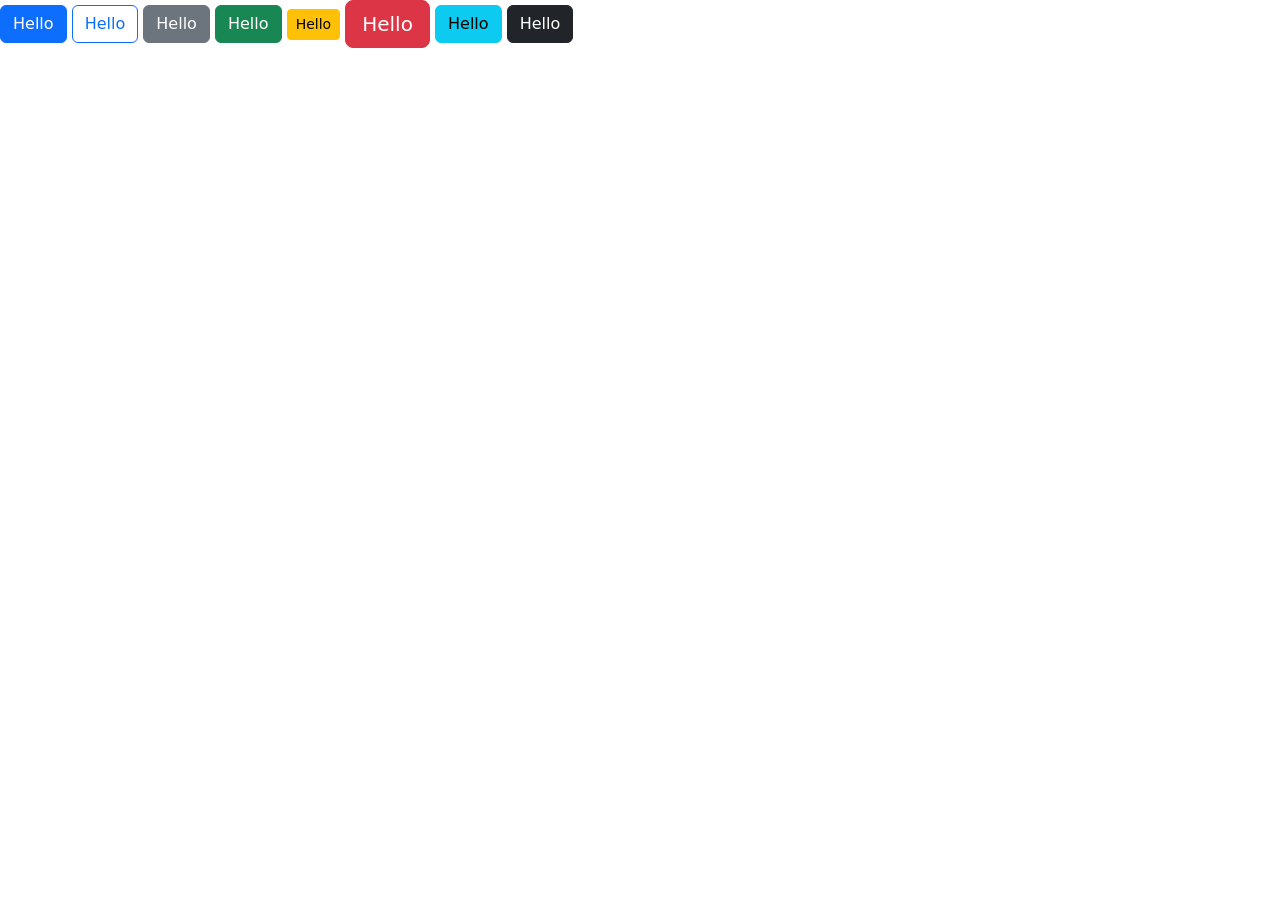
<file: bootstrap.html>
<!DOCTYPE html>
<html lang="en">
<head>
    <meta charset="UTF-8">
    <meta name="viewport" content="width=device-width, initial-scale=1.0">
    <title>Bootstrap</title>
        <link href="https://cdn.jsdelivr.net/npm/bootstrap@5.0.2/dist/css/bootstrap.min.css" rel="stylesheet" 
    integrity="sha384-EVSTQN3/azprG1Anm3QDgpJLIm9Nao0Yz1ztcQTwFspd3yD65VohhpuuCOmLASjC" crossorigin="anonymous">
</head>
<body>
     <button class="btn btn-primary" onclick="prompt('Welcome to my Webpage')">Hello</button>
     <button class="btn btn-outline-primary">Hello</button>
     <button class="btn btn-secondary">Hello</button>
     <button class="btn btn-success">Hello</button>
     <button class="btn btn-warning btn-sm">Hello</button>
     <button class="btn btn-danger btn-lg">Hello</button>
     <button class="btn btn-info">Hello</button>
     <button class="btn btn-dark">Hello</button>
</body>
</html>
</file>
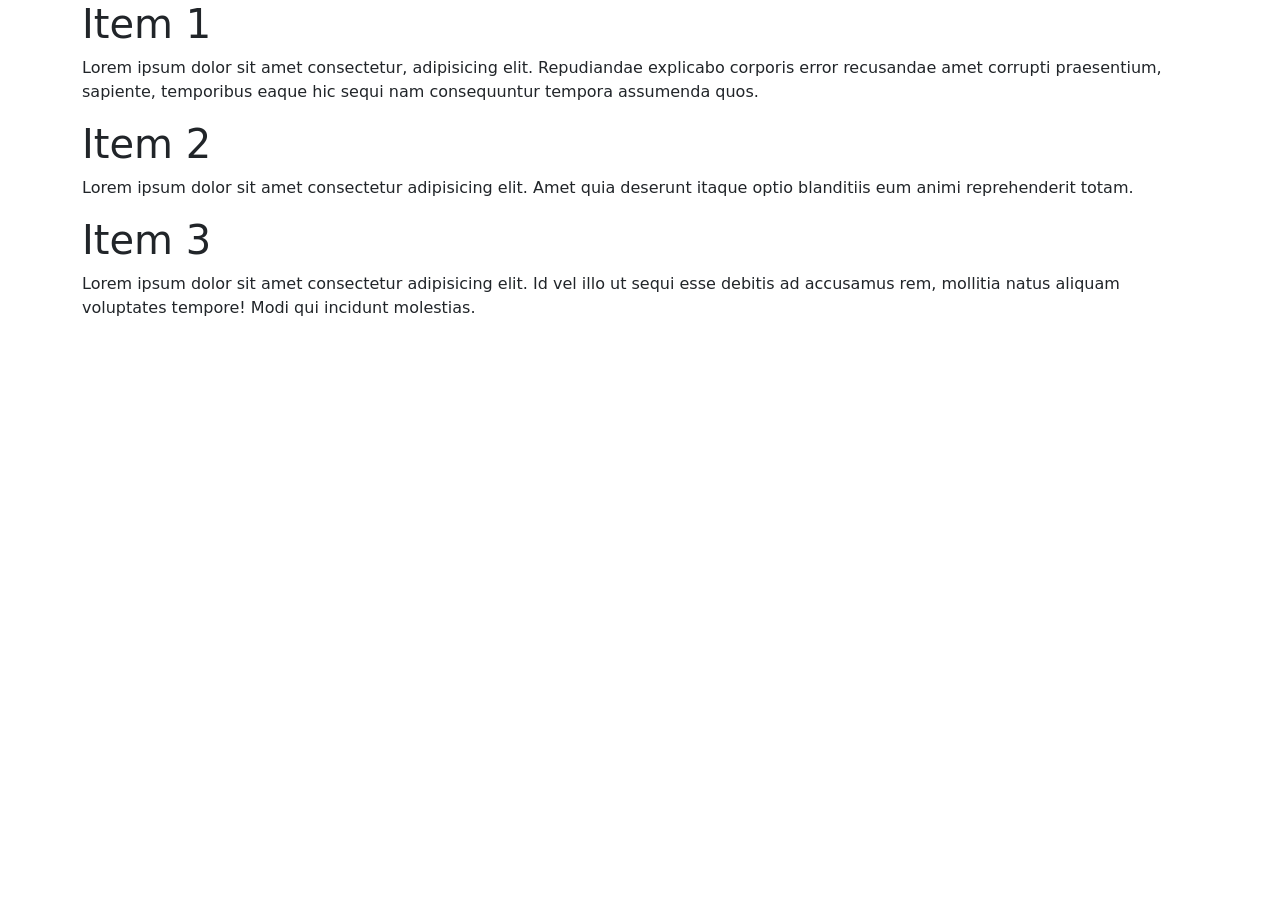
<file: container.html>
<!DOCTYPE html>
<html lang="en">
<head>
    <meta charset="UTF-8">
    <meta name="viewport" content="width=device-width, initial-scale=1.0">
    <title>Container</title>
    <link href="https://cdn.jsdelivr.net/npm/bootstrap@5.0.2/dist/css/bootstrap.min.css" rel="stylesheet" 
    integrity="sha384-EVSTQN3/azprG1Anm3QDgpJLIm9Nao0Yz1ztcQTwFspd3yD65VohhpuuCOmLASjC" crossorigin="anonymous">
</head>
<body>
    <div class="container">
        <div class="row">
            <!-- <div class="col-4">
                <h1>Item 1</h1>
                <p>Lorem ipsum dolor sit amet consectetur, adipisicing elit. Repudiandae explicabo corporis error recusandae amet corrupti praesentium, sapiente, temporibus eaque hic sequi nam consequuntur tempora assumenda quos numquam obcaecati minus voluptatem.</p>
            </div>
            <div class="col-4">
                <h1>Item 2</h1>
                <p>Lorem ipsum dolor sit amet consectetur adipisicing elit. Amet quia deserunt itaque optio blanditiis eum animi reprehenderit totam.</p>
            </div>
            <div class="col-4">
                <h1>Item 3</h1>
                <p>Lorem ipsum dolor sit amet consectetur adipisicing elit. Id vel illo ut sequi esse debitis ad accusamus rem, mollitia natus aliquam voluptates tempore! Modi qui incidunt molestias exercitationem tempora obcaecati.</p>
            </div> -->
             <div class="row-4">
                <h1>Item 1</h1>
                <p>Lorem ipsum dolor sit amet consectetur, adipisicing elit. Repudiandae explicabo corporis error recusandae amet corrupti praesentium, sapiente, temporibus eaque hic sequi nam consequuntur tempora assumenda quos.</p>
            </div>
            <div class="row-4">
                <h1>Item 2</h1>
                <p>Lorem ipsum dolor sit amet consectetur adipisicing elit. Amet quia deserunt itaque optio blanditiis eum animi reprehenderit totam.</p>
            </div>
            <div class="row-4">
                <h1>Item 3</h1>
                <p>Lorem ipsum dolor sit amet consectetur adipisicing elit. Id vel illo ut sequi esse debitis ad accusamus rem, mollitia natus aliquam voluptates tempore! Modi qui incidunt molestias.</p>
            </div>
        </div>
    </div>
</body>
</html>
</file>
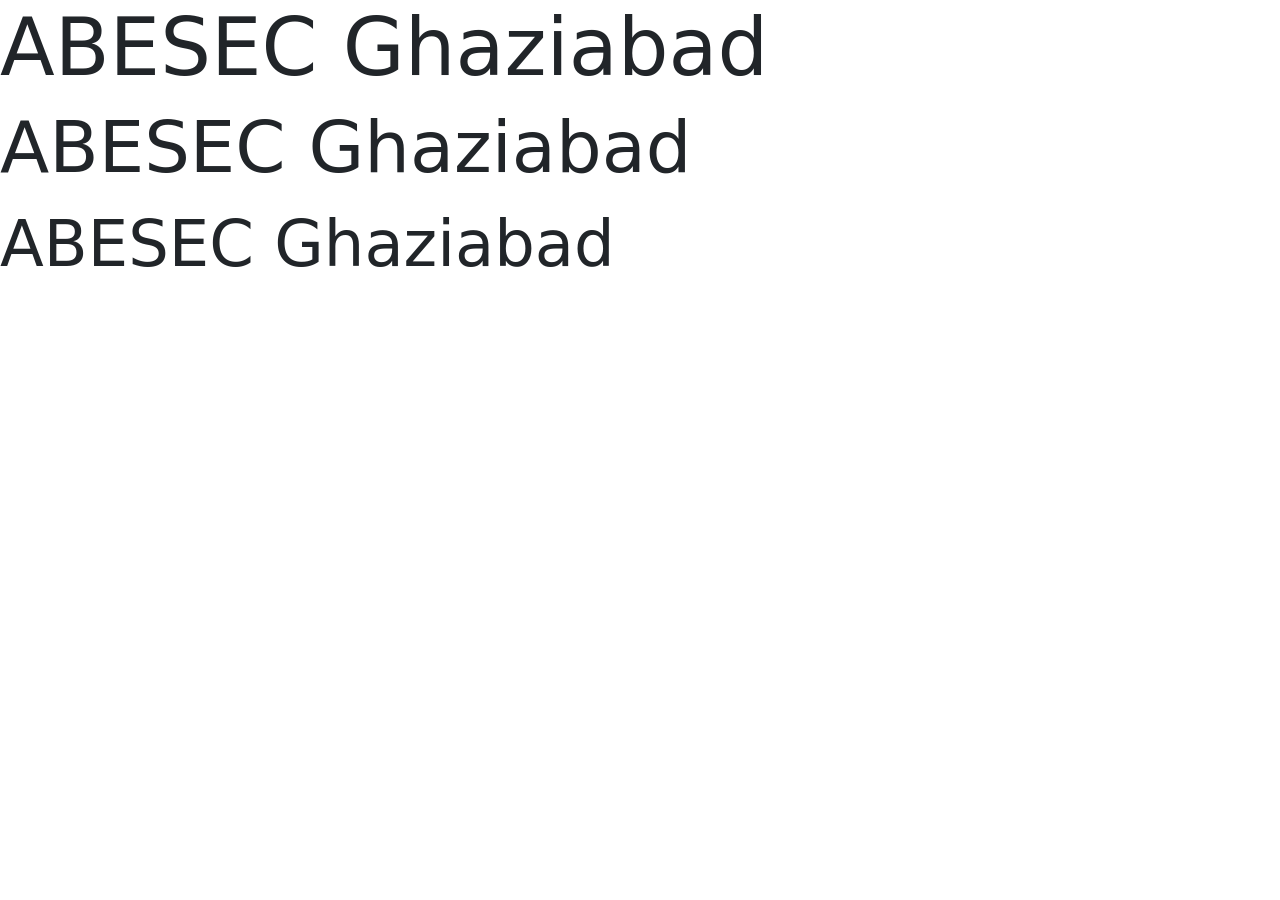
<file: display.html>
<!DOCTYPE html>
<html lang="en">
<head>
    <meta charset="UTF-8">
    <meta name="viewport" content="width=device-width, initial-scale=1.0">
    <title>Display</title>
    <link href="https://cdn.jsdelivr.net/npm/bootstrap@5.0.2/dist/css/bootstrap.min.css" rel="stylesheet" 
    integrity="sha384-EVSTQN3/azprG1Anm3QDgpJLIm9Nao0Yz1ztcQTwFspd3yD65VohhpuuCOmLASjC" crossorigin="anonymous">
</head>
<body>
    <h2 class="display-1">ABESEC Ghaziabad</h2>
    <P class="display-2">ABESEC Ghaziabad</P>
    <h5 class="display-3">ABESEC Ghaziabad</h5>
</body>
</html>
</file>
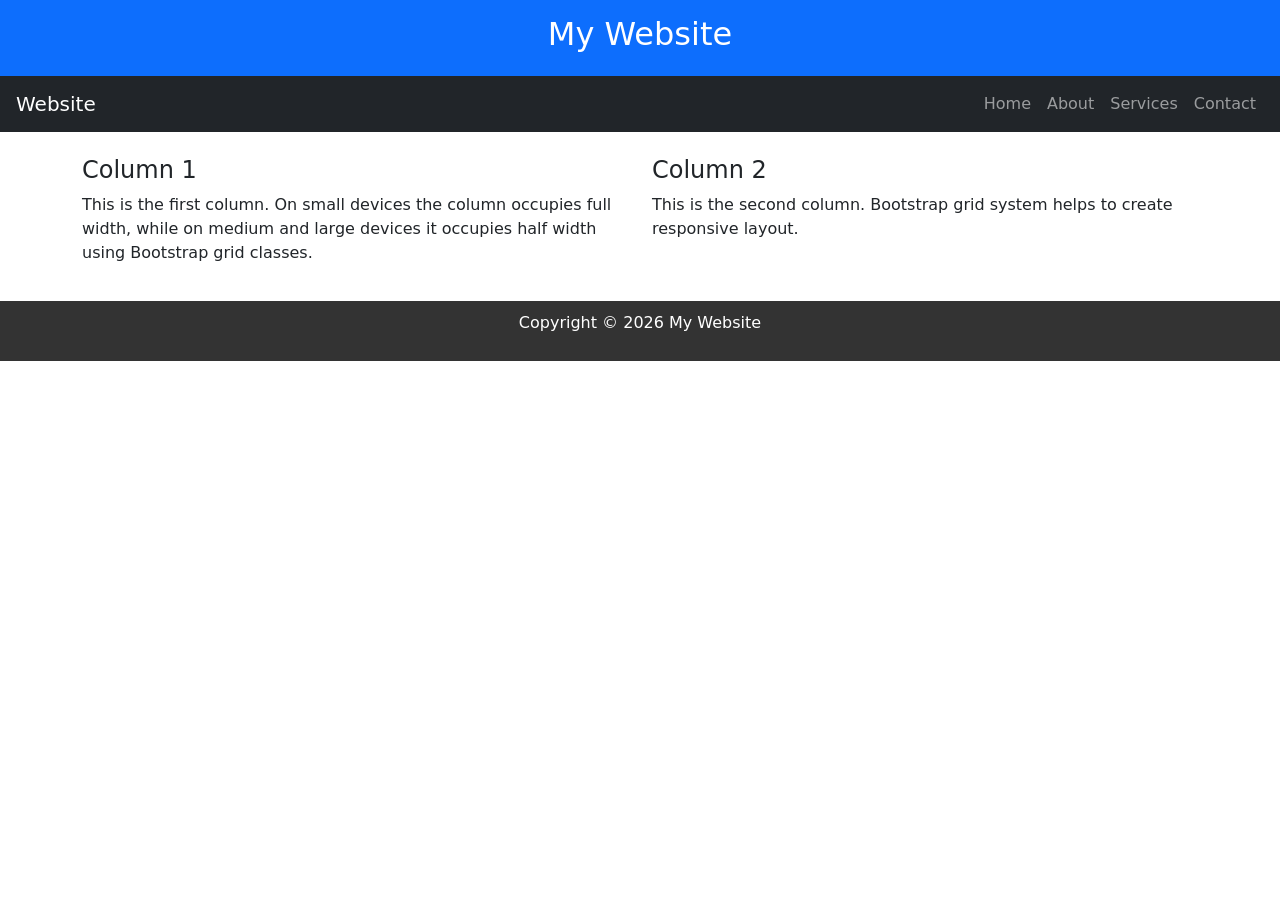
<file: Exp1.html>
<!DOCTYPE html>
<html>
<head>
<title>Responsive Web Page using Bootstrap Grid</title>
<meta name="viewport" content="width=device-width, initial-scale=1">
<link rel="stylesheet" href="https://cdn.jsdelivr.net/npm/bootstrap@5.3.2/dist/css/bootstrap.min.css">
<style>
header{
background-color:#0d6efd;
color:white;
text-align:center;
padding:15px;
}

footer{
background-color:#333;
color:white;
text-align:center;
padding:10px;
margin-top:20px;
}
</style>
</head>
<body>
<header>
<h2>My Website</h2>
</header>
<nav class="navbar navbar-dark bg-dark navbar-expand-lg">
<a class="navbar-brand ms-3" href="#">Website</a>
<ul class="navbar-nav ms-auto me-3">
<li class="nav-item">
<a class="nav-link" href="#">Home</a>
</li>

<li class="nav-item">
<a class="nav-link" href="#">About</a>
</li>
<li class="nav-item">
<a class="nav-link" href="#">Services</a>
</li>
<li class="nav-item">
<a class="nav-link" href="#">Contact</a>
</li>
</ul>
</nav>
<div class="container mt-4">
<div class="row">
<div class="col-md-6 col-sm-12">
<h4>Column 1</h4>
<p>
This is the first column.
On small devices the column occupies full width, while on medium and large devices it occupies half width using Bootstrap grid classes. </p>
</div>
<div class="col-md-6 col-sm-12">
<h4>Column 2</h4>
<p>
This is the second column.
Bootstrap grid system helps to create responsive layout.
</p>
</div>
</div>
</div>
<footer>
<p>Copyright © 2026 My Website</p>
</footer>
</body>
</html>
</file>
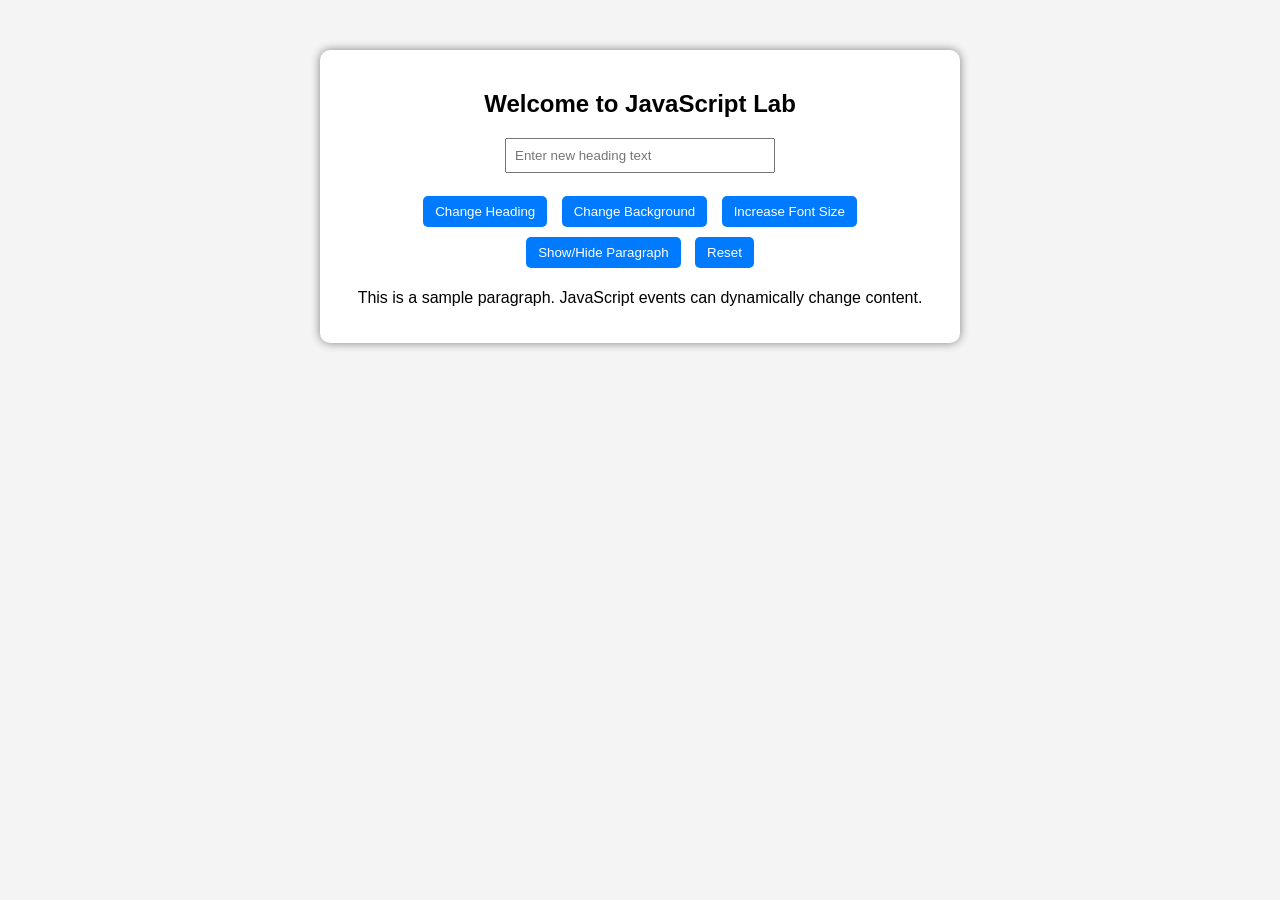
<file: Exp10.html>
<!DOCTYPE html>
<html lang="en">
<head>
    <meta charset="UTF-8">
    <meta name="viewport" content="width=device-width, initial-scale=1.0">
    <title>Experiment-6</title>
</head>
<body>
    <!DOCTYPE html>
<html>
<head>
<title>Dynamic Content Changer</title>
<link rel="stylesheet" href="index.css">
</head>
<body>
<div class="container">
<h2 id="mainHeading">Welcome to JavaScript Lab</h2>
<input type="text" id="userInput" placeholder="Enter new heading text">
<br><br>
<button id="changeTextBtn">Change Heading</button>

<button id="bgColorBtn">Change Background</button>
<button id="fontSizeBtn">Increase Font Size</button>
<button id="toggleBtn">Show/Hide Paragraph</button>
<button id="resetBtn">Reset</button>
<p id="paragraph">
This is a sample paragraph. JavaScript events can dynamically change content.
</p>
</div>
<script src="main.js"></script>
</body>
</html>

</body>
</html>
</file>
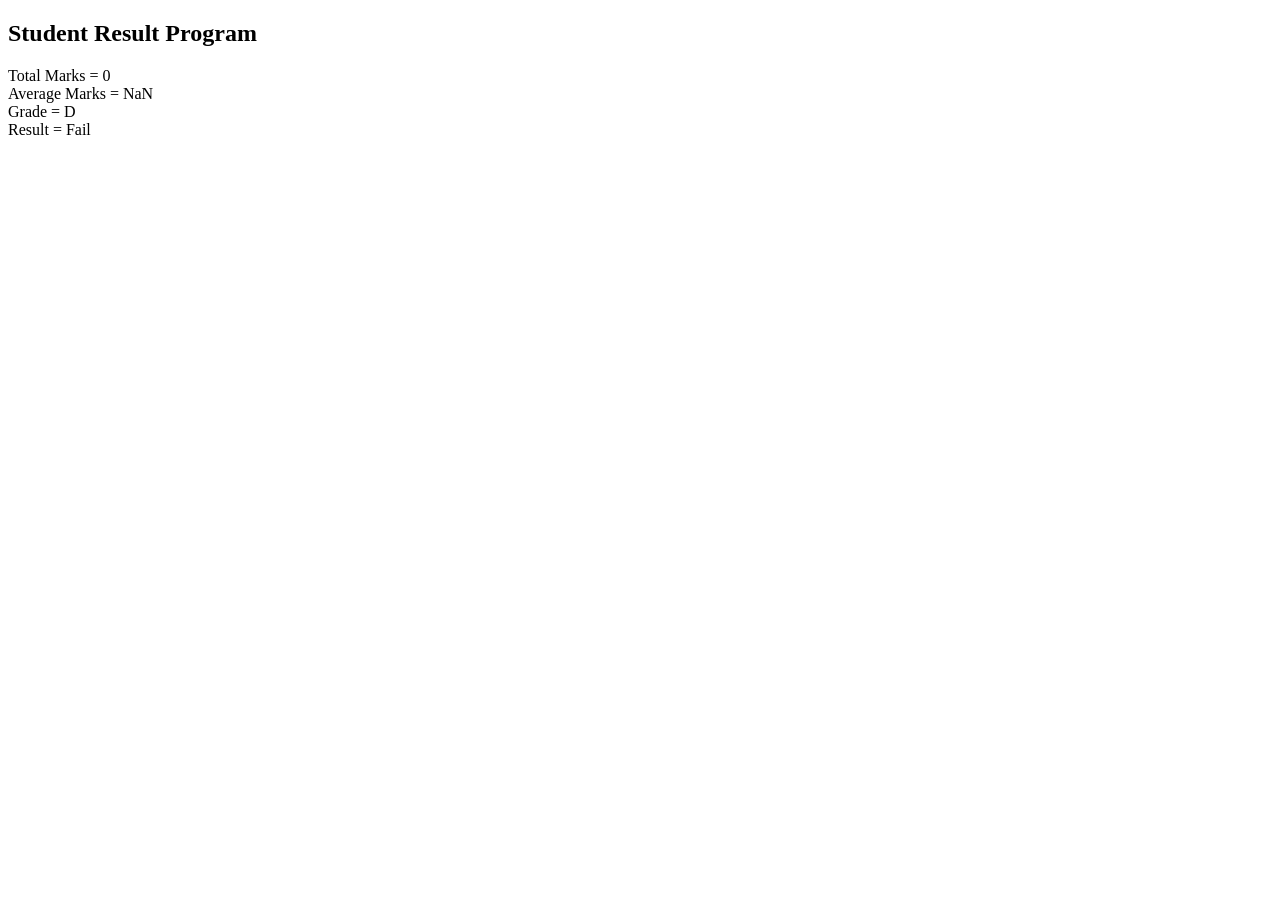
<file: Exp4.html>
<!DOCTYPE html>
<html lang="en">
<head>
    <meta charset="UTF-8">
    <meta name="viewport" content="width=device-width, initial-scale=1.0">
    <title>Student Result</title>
</head>
<body>
    <h2>Student Result Program</h2>
    <script>
        var subjects = prompt("Enter number of subjects");
        var total = 0;
        for (var i = 1; i <= subjects; i++) {
            var marks = prompt("Enter marks of subject " + i);
            total = total + Number(marks);
        }
        var average = total / subjects;
        var grade;
        var result;
        if (average >= 60) {
            grade = "A";
            result = "Pass";
        } else if (average >= 50) {
            grade = "B";
            result = "Pass";
        } else if (average >= 40) {
            grade = "C";
            result = "Pass";
        } else {
            grade = "D";
            result = "Fail";
        }
        document.write("Total Marks = " + total);
        document.write("<br>");
        document.write("Average Marks = " + average);
        document.write("<br>");
        document.write("Grade = " + grade);
        document.write("<br>");
        document.write("Result = " + result);
    </script>
</body>
</html>
</file>
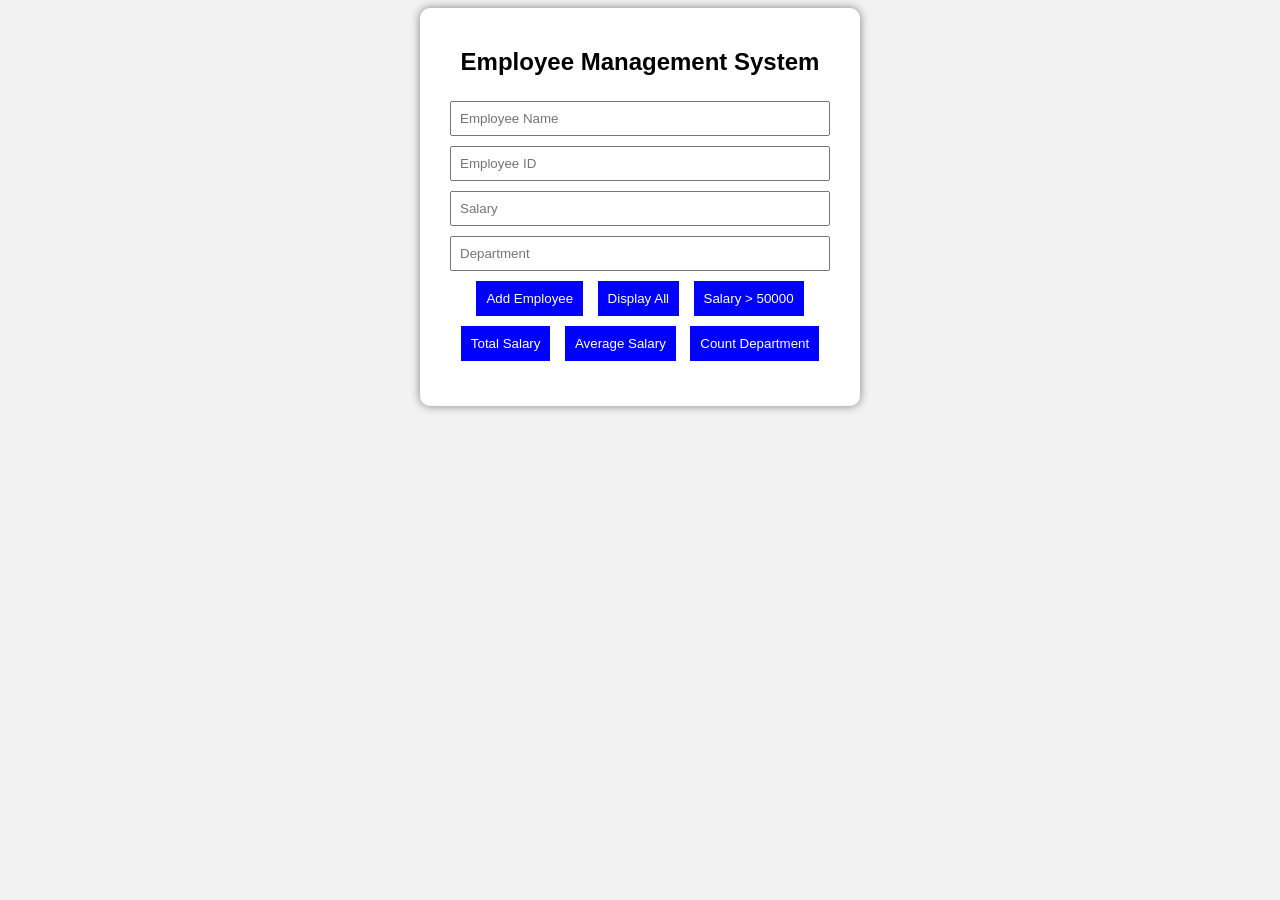
<file: Exp5.html>
<!DOCTYPE html>
<html>
<head>
<title>Employee Management</title>
<style>
body{
font-family: Arial;
background:#f2f2f2;
text-align:center;
}
.container{
width:400px;
margin:auto;
background:white;
padding:20px;
border-radius:10px;
box-shadow:0px 0px 10px gray;
}
input{
width:90%;
padding:8px;
margin:5px;
}
button{
padding:10px;
margin:5px;
background:blue;
color:white;
border:none;
cursor:pointer;
}
#result{
margin-top:20px;
text-align:left;
}
</style>
</head>
<body>
<div class="container">
<h2>Employee Management System</h2>
<input type="text" id="name" placeholder="Employee Name">
<input type="text" id="id" placeholder="Employee ID">
<input type="number" id="salary" placeholder="Salary">
<input type="text" id="dept" placeholder="Department">
<br>
<button onclick="addEmployee()">Add Employee</button>
<button onclick="displayEmployees()">Display All</button>
<button onclick="filterSalary()">Salary > 50000</button>
<button onclick="totalSalary()">Total Salary</button>
<button onclick="averageSalary()">Average Salary</button>
<button onclick="countDepartment()">Count Department</button>
<div id="result"></div>

</div>
<script>
let employees = [];
function addEmployee(){
let name=document.getElementById("name").value;
let id=document.getElementById("id").value;
let salary=parseInt(document.getElementById("salary").value);
let dept=document.getElementById("dept").value;
let emp={
name:name,
id:id,
salary:salary,
department:dept
};
employees.push(emp);
alert("Employee Added");
}
function displayEmployees(){
let output="";
for(let emp of employees){
output+=emp.name+" | "+emp.id+" | "+emp.salary+" | "+emp.department+"<br>";
}
document.getElementById("result").innerHTML=output;
}
function filterSalary(){
let filtered=employees.filter(e=>e.salary>50000);

let output="";
for(let emp of filtered){
output+=emp.name+" | "+emp.salary+"<br>";
}
document.getElementById("result").innerHTML=output;
}
function totalSalary(){
let total=0;
for(let emp of employees){
total+=emp.salary;
}
document.getElementById("result").innerHTML="Total Salary = "+total;
}
function averageSalary(){
let total=0;
for(let emp of employees){
total+=emp.salary;
}
let avg=total/employees.length;
document.getElementById("result").innerHTML="Average Salary = "+avg;
}
function countDepartment(){
let dept=prompt("Enter Department Name");
let count=0;
for(let emp of employees){
if(emp.department==dept){
count++;
}
}
document.getElementById("result").innerHTML="Employees in "+dept+" = "+count;
}
</script>
</body>
</html>
</file>
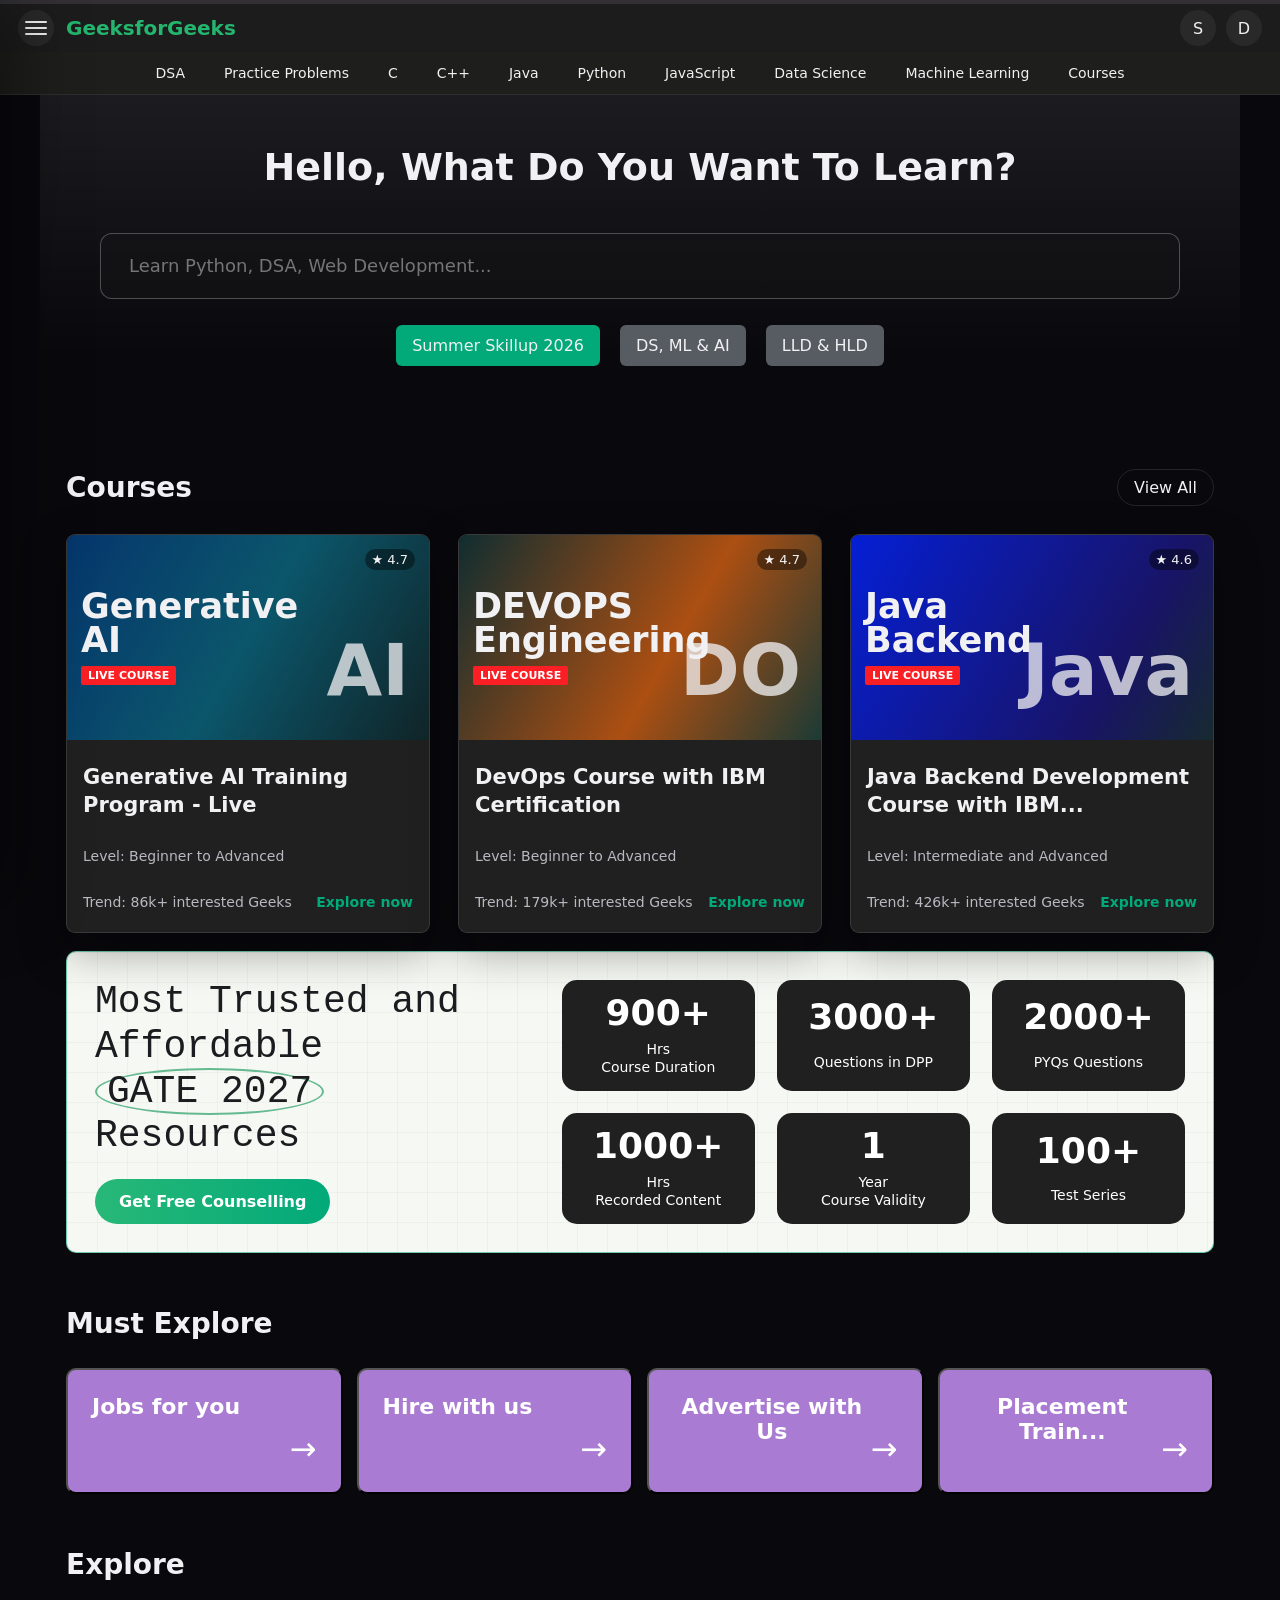
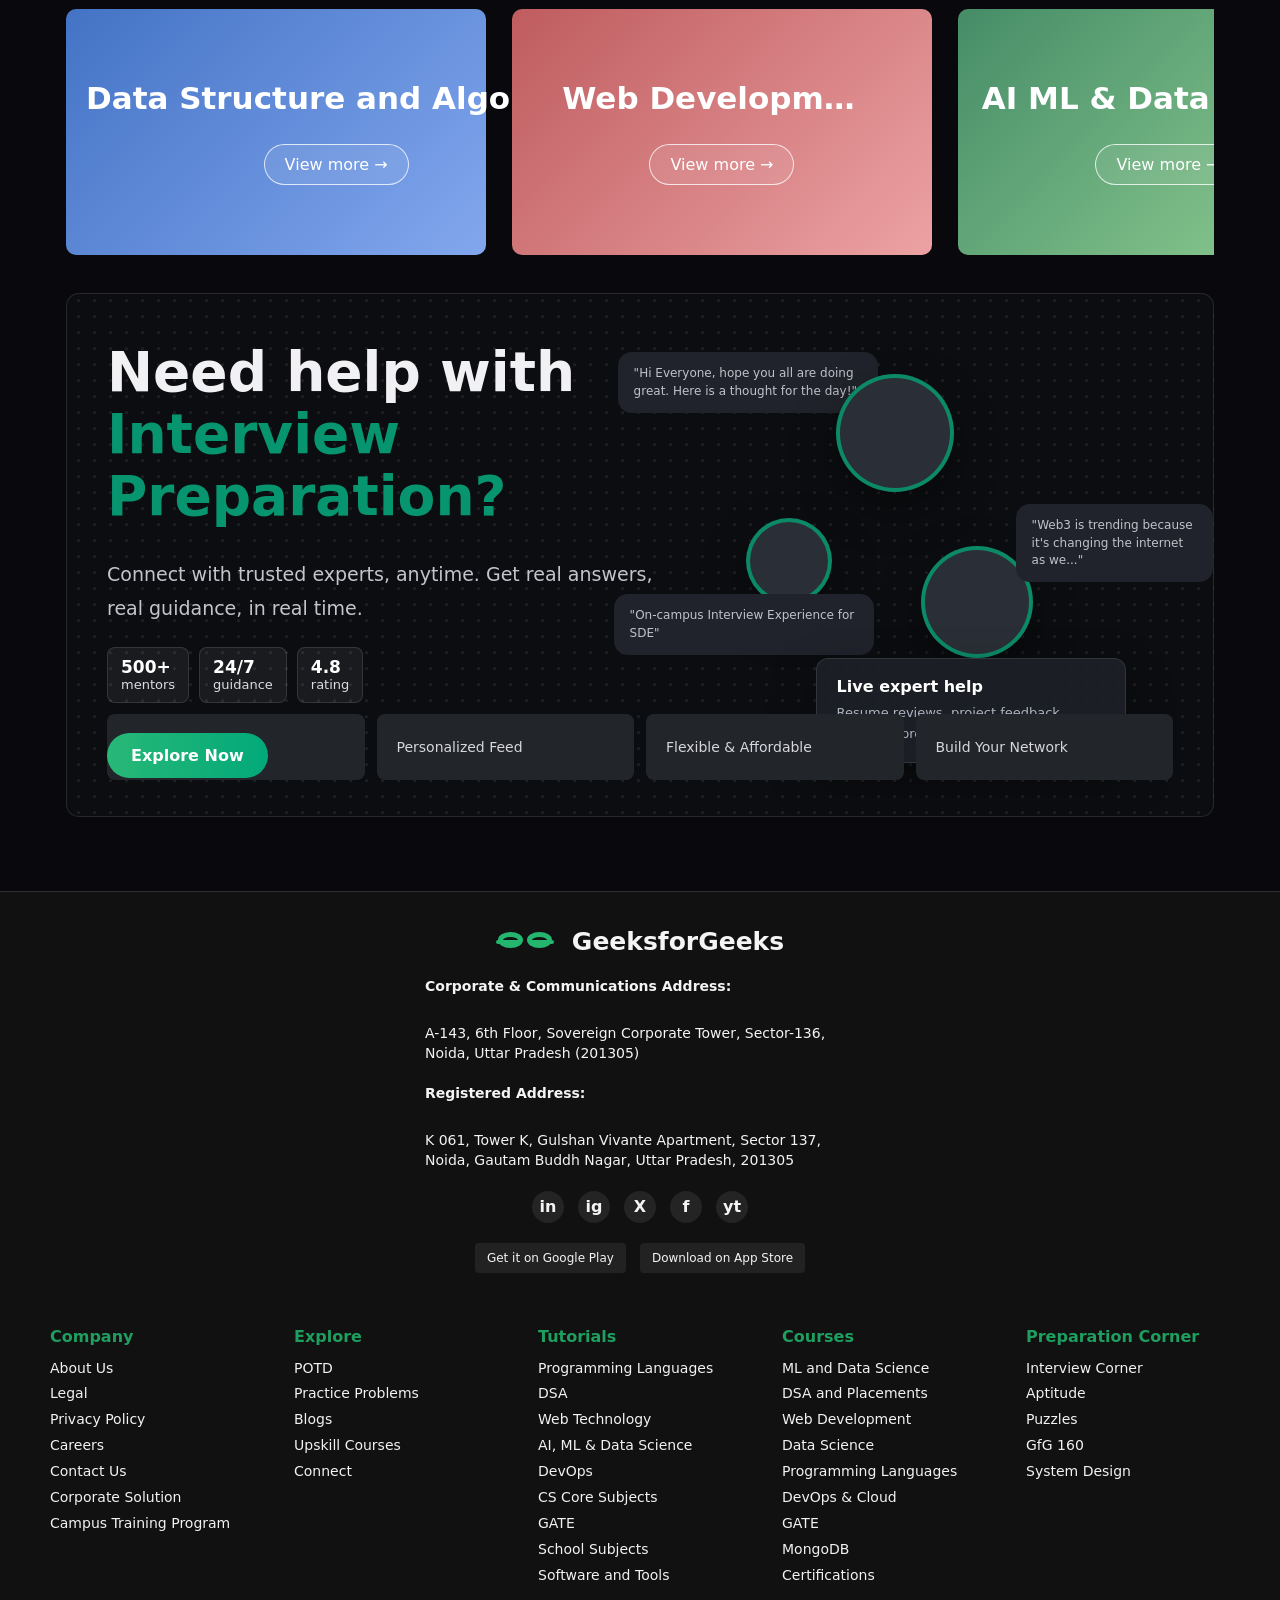
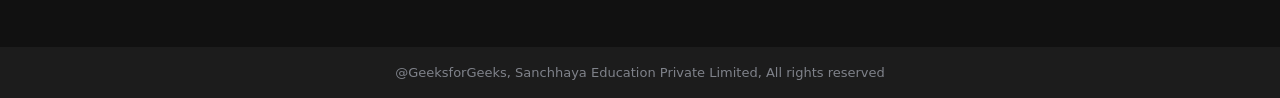
<file: index1.html>
<!DOCTYPE html>
<html lang="en">
<head>
  <meta charset="UTF-8" />
  <meta name="viewport" content="width=device-width, initial-scale=1.0" />
  <title>GeeksForGeeks Clone</title>
  <link rel="stylesheet" href="./style.css" />
</head>
<body>
  <header class="topbar">
    <div class="topline">
      <button class="icon-btn menu-toggle" aria-label="Open menu">
        <span></span><span></span><span></span>
      </button>
      <a class="brand" href="#" aria-label="GeeksforGeeks home">
        <span>GeeksforGeeks</span>
      </a>
      <div class="header-actions">
        <button class="icon-btn" aria-label="Search">S</button>
        <button class="icon-btn theme-toggle" aria-label="Toggle theme" title="Toggle theme">D</button>
      </div>
    </div>
    <nav class="nav" aria-label="Primary navigation">
      <a href="#">DSA</a>
      <a href="#">Practice Problems</a>
      <a href="#">C</a>
      <a href="#">C++</a>
      <a href="#">Java</a>
      <a href="#">Python</a>
      <a href="#">JavaScript</a>
      <a href="#">Data Science</a>
      <a href="#">Machine Learning</a>
      <a href="#">Courses</a>
    </nav>
  </header>

  <aside class="side-menu" id="sideMenu" aria-hidden="true">
    <div class="side-menu-head">
      <div>
        <strong>GeeksforGeeks</strong>
        <span>Learn, practice, and grow</span>
      </div>
      <button class="icon-btn close-menu" aria-label="Close menu">X</button>
    </div>
    <div class="side-profile">
      <div class="profile-avatar">G</div>
      <div>
        <strong>Hello, Geek</strong>
        <span>Choose your next learning path</span>
      </div>
    </div>
    <div class="side-search">
      <input type="search" placeholder="Search tutorials..." />
    </div>
    <nav class="side-links" aria-label="Hamburger menu">
      <a href="#courses">Courses <span>Live batches</span></a>
      <a href="#gate">GATE 2027 <span>Free counselling</span></a>
      <a href="#explore">Practice <span>DSA, Web, AI</span></a>
      <a href="#insights">Interview Prep <span>1:1 expert help</span></a>
      <a href="#footer">Company <span>About, careers, contact</span></a>
    </nav>
    <div class="side-actions">
      <button>Sign In</button>
      <button>Start Learning</button>
    </div>
  </aside>
  <div class="menu-backdrop" hidden></div>

  <main>
    <section class="hero">
      <h1>Hello, What Do You Want To Learn?</h1>
      <form class="search-wrap" id="searchForm">
        <input id="courseSearch" type="search" placeholder="Learn Python, DSA, Web Development..." autocomplete="off" />
      </form>
      <div class="quick-tags">
        <button data-query="summer skillup">Summer Skillup 2026</button>
        <button data-query="data science">DS, ML & AI</button>
        <button data-query="system design">LLD & HLD</button>
      </div>
    </section>

    <section class="section courses-section" id="courses">
      <div class="section-head">
        <h2>Courses</h2>
        <button class="outline-btn" id="viewAllCourses">View All</button>
      </div>
      <div class="course-grid" id="courseGrid"></div>
    </section>

    <section class="gate-banner" id="gate" aria-label="GATE resources">
      <div class="gate-copy">
        <p>Most Trusted and<br>Affordable <span>GATE 2027</span><br>Resources</p>
        <button>Get Free Counselling</button>
      </div>
      <div class="gate-stats">
        <article><strong>900+</strong><span>Hrs<br>Course Duration</span></article>
        <article><strong>3000+</strong><span>Questions in DPP</span></article>
        <article><strong>2000+</strong><span>PYQs Questions</span></article>
        <article><strong>1000+</strong><span>Hrs<br>Recorded Content</span></article>
        <article><strong>1</strong><span>Year<br>Course Validity</span></article>
        <article><strong>100+</strong><span>Test Series</span></article>
      </div>
    </section>

    <section class="section" id="explore">
      <h2>Must Explore</h2>
      <div class="explore-shortcuts" id="shortcutRow"></div>
    </section>

    <section class="section">
      <h2>Explore</h2>
      <div class="topic-strip" id="topicStrip"></div>
    </section>

    <section class="insights-card" id="insights">
      <div class="insights-copy">
        <h2>Need help with<br><span id="insightWord">Interview Preparation?</span></h2>
        <p>Connect with trusted experts, anytime. Get real answers, real guidance, in real time.</p>
        <div class="mentor-stats" aria-label="Mentor highlights">
          <span><strong>500+</strong> mentors</span>
          <span><strong>24/7</strong> guidance</span>
          <span><strong>4.8</strong> rating</span>
        </div>
        <button>Explore Now</button>
      </div>
      <div class="people-cloud" aria-hidden="true">
        <div class="bubble bubble-a">"Hi Everyone, hope you all are doing great. Here is a thought for the day!"</div>
        <div class="avatar avatar-one" data-person="0"></div>
        <div class="avatar avatar-two" data-person="1"></div>
        <div class="avatar avatar-three" data-person="2"></div>
        <div class="bubble bubble-b">"Web3 is trending because it's changing the internet as we..."</div>
        <div class="bubble bubble-c">"On-campus Interview Experience for SDE"</div>
        <div class="mentor-card">
          <strong>Live expert help</strong>
          <span>Resume reviews, project feedback, interview prep, and career roadmaps.</span>
        </div>
      </div>
      <div class="feature-row">
        <span>1:1 Expert Sessions</span>
        <span>Personalized Feed</span>
        <span>Flexible & Affordable</span>
        <span>Build Your Network</span>
      </div>
    </section>
  </main>

  <footer class="footer" id="footer">
    <div class="footer-brand">
      <div class="footer-logo"><span class="gfg-mark" aria-hidden="true"><i></i><i></i></span><strong>GeeksforGeeks</strong></div>
      <address>
        <strong>Corporate & Communications Address:</strong><br>
        A-143, 6th Floor, Sovereign Corporate Tower, Sector-136, Noida, Uttar Pradesh (201305)
      </address>
      <address>
        <strong>Registered Address:</strong><br>
        K 061, Tower K, Gulshan Vivante Apartment, Sector 137, Noida, Gautam Buddh Nagar, Uttar Pradesh, 201305
      </address>
      <div class="socials"><span>in</span><span>ig</span><span>X</span><span>f</span><span>yt</span></div>
      <div class="store-row"><span>Get it on Google Play</span><span>Download on App Store</span></div>
    </div>
    <div class="footer-links" id="footerLinks"></div>
    <p class="copyright">@GeeksforGeeks, Sanchhaya Education Private Limited, All rights reserved</p>
  </footer>

  <script src="script.js"></script>
</body>
</html>
</file>
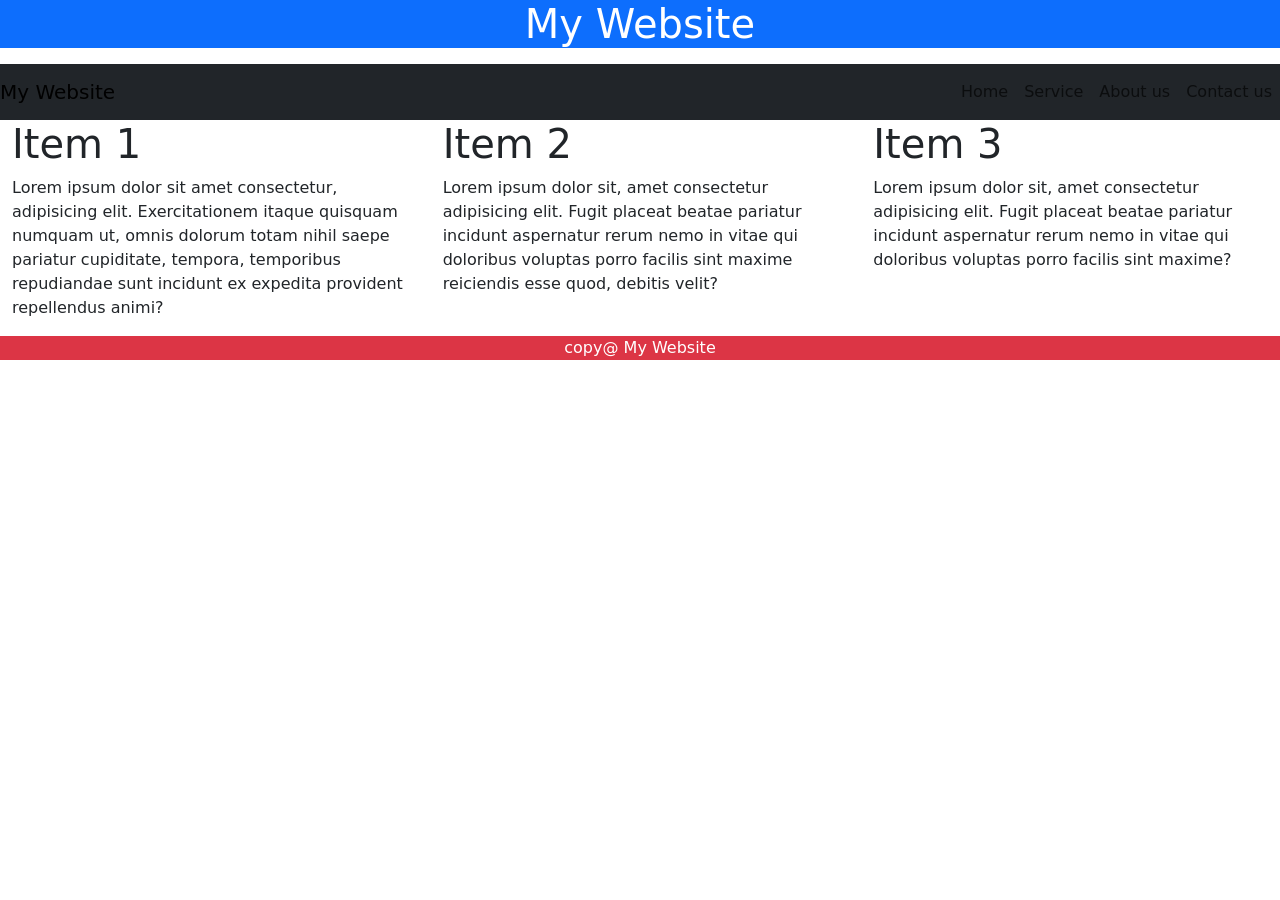
<file: nav.html>
<!DOCTYPE html>
<html lang="en">
<head>
    <meta charset="UTF-8">
    <meta name="viewport" content="width=device-width, initial-scale=1.0">
    <title>Document</title>
     <link href="https://cdn.jsdelivr.net/npm/bootstrap@5.0.2/dist/css/bootstrap.min.css" rel="stylesheet" 
     integrity="sha384-EVSTQN3/azprG1Anm3QDgpJLIm9Nao0Yz1ztcQTwFspd3yD65VohhpuuCOmLASjC" crossorigin="anonymous">
</head>
<body>
    <header class="bg-primary text-white text-center">
       <h1>My Website</h1>
    </header>
   <nav class="navbar bg-dark navbar-expand-lg mt-3">
    <a class="navbar-brand" href="#">My Website</a>
        <ul class="navbar-nav ms-auto">
            <li class="nav-item">
                <a class="nav-link" href="#">Home</a>
            <li class="nav-item">
                <a class="nav-link" href="#">Service</a>
            </li>
            <li class="nav-item">
                <a class="nav-link" href="#">About us</a>
            </li>
            <li class="nav-item">
                <a class="nav-link" href="#">Contact us</a>
            </li>
        </ul>
    </nav>
    <div class="containere ms-auto">
        <div class="row ms-auto">
    <div class="col-4">
        <h1>Item 1</h1>
        <p>Lorem ipsum dolor sit amet consectetur, adipisicing elit. Exercitationem itaque quisquam numquam ut, omnis dolorum totam nihil saepe pariatur cupiditate, tempora, temporibus repudiandae sunt incidunt ex expedita provident repellendus animi?</p>
        </div>
        <div class="col-4">
        <h1>Item 2</h1>
        <p>Lorem ipsum dolor sit, amet consectetur adipisicing elit. Fugit placeat beatae pariatur incidunt aspernatur rerum nemo in vitae qui doloribus voluptas porro facilis sint maxime reiciendis esse quod, debitis velit?</p>
        </div>
        <div class="col-4">
        <h1>Item 3</h1>
        <p>Lorem ipsum dolor sit, amet consectetur adipisicing elit. Fugit placeat beatae pariatur incidunt aspernatur rerum nemo in vitae qui doloribus voluptas porro facilis sint maxime?</p>
            </div>
          </div>
        </div>
    <footer class="bg-danger text-white text-center">
        copy@ My Website
    </footer>
</body>
</html>
</file>
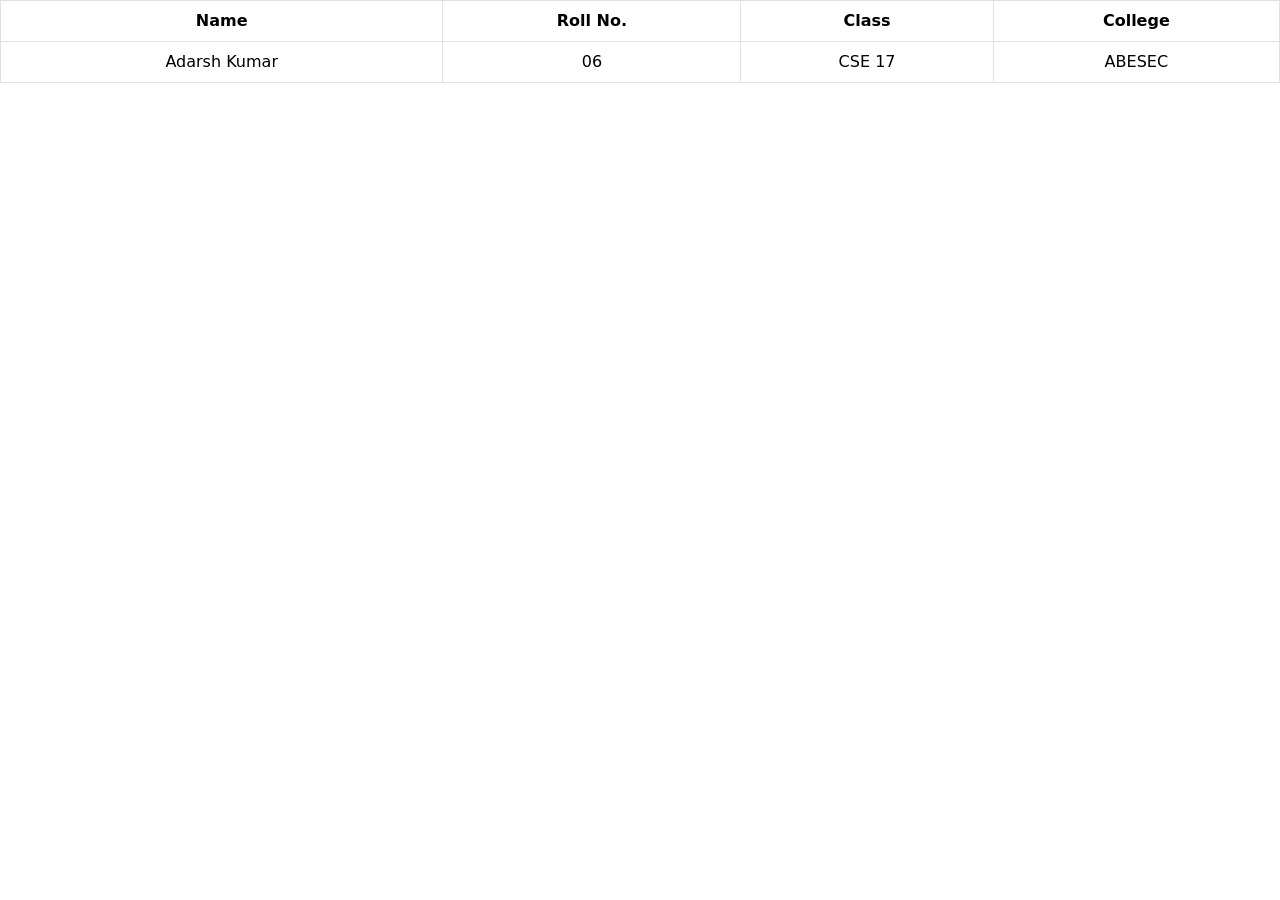
<file: table.html>
<!DOCTYPE html>
<html lang="en">
<head>
    <meta charset="UTF-8">
    <meta name="viewport" content="width=device-width, initial-scale=1.0">
    <title>Table</title>
    <link href="https://cdn.jsdelivr.net/npm/bootstrap@5.0.2/dist/css/bootstrap.min.css" rel="stylesheet" 
    integrity="sha384-EVSTQN3/azprG1Anm3QDgpJLIm9Nao0Yz1ztcQTwFspd3yD65VohhpuuCOmLASjC" crossorigin="anonymous">
</head>
<body>
    <table class="table table-bordered bg-primary text-white text-center">
        <tr>
            <th>Name</th>
            <th>Roll No.</th>
            <th>Class</th>
            <th>College</th>
        </tr>
        <tr>
            <td>Adarsh Kumar</td>
            <td>06</td>
            <td>CSE 17</td>
            <td>ABESEC</td>
    </table>
</body>
</html>
</file>
<file: index.css>
body {
font-family: Arial;
background-color: #f4f4f4;
text-align: center;
}
.container {
width: 600px;
margin: 50px auto;
padding: 20px;
background: white;
border-radius: 10px;
box-shadow: 0 0 10px gray;
}

button {
padding: 8px 12px;
margin: 5px;
background-color: #007bff;
color: white;
border: none;
border-radius: 5px;
cursor: pointer;
}
button:hover {
background-color: #0056b3;
}
input {
padding: 8px;
width: 250px;
}
</file>
<file: style.css>
:root {
  --bg: #09090d;
  --panel: #202020;
  --panel-2: #17181b;
  --text: #f1f1f3;
  --muted: #b9b9c1;
  --soft: #2a2c31;
  --line: rgba(255,255,255,.11);
  --green: #02a979;
  --green-2: #24b56e;
  --chip: #575b62;
  --purple: #aa7bd2;
  --shadow: 0 18px 45px rgba(0,0,0,.35);
}

body.light {
  --bg: #f5f7f8;
  --panel: #ffffff;
  --panel-2: #edf2f1;
  --text: #111419;
  --muted: #505761;
  --soft: #dfe6e5;
  --line: rgba(0,0,0,.12);
  --chip: #d4d9df;
  --shadow: 0 18px 45px rgba(11, 31, 24, .12);
}

* { box-sizing: border-box; }

html { scroll-behavior: smooth; }

body {
  margin: 0;
  background: var(--bg);
  color: var(--text);
  font-family: system-ui, -apple-system, BlinkMacSystemFont, "Segoe UI", sans-serif;
  transition: background .25s ease, color .25s ease;
}

button, input { font: inherit; }

.topbar {
  position: sticky;
  top: 0;
  z-index: 10;
  background: rgba(30,30,30,.96);
  border-top: 4px solid #323035;
  border-bottom: 1px solid rgba(255,255,255,.08);
  backdrop-filter: blur(14px);
}

body.light .topbar { background: rgba(255,255,255,.94); }

.topline {
  height: 48px;
  display: flex;
  align-items: center;
  justify-content: space-between;
  padding: 0 18px;
}

.brand {
  color: var(--green-2);
  text-decoration: none;
  display: flex;
  align-items: center;
  margin-right: auto;
  margin-left: 12px;
  font-size: 20px;
  font-weight: 800;
  letter-spacing: 0;
}

.gfg-mark {
  width: 58px;
  height: 30px;
  position: relative;
  display: inline-block;
}

.gfg-mark i {
  position: absolute;
  top: 6px;
  width: 25px;
  height: 16px;
  border: 5px solid currentColor;
  border-radius: 50%;
}

.gfg-mark i:first-child { left: 2px; }
.gfg-mark i:last-child { right: 2px; }

.gfg-mark::before,
.gfg-mark::after {
  content: "";
  position: absolute;
  top: 14px;
  width: 24px;
  height: 4px;
  background: currentColor;
  border-radius: 2px;
  z-index: 2;
}

.gfg-mark::before { left: 0; }
.gfg-mark::after { right: 0; }

.icon-btn {
  width: 36px;
  height: 36px;
  border: 0;
  border-radius: 50%;
  color: var(--text);
  background: rgba(255,255,255,.06);
  display: inline-grid;
  place-items: center;
  cursor: pointer;
}

.menu-toggle {
  gap: 4px;
  align-content: center;
  position: relative;
}

.menu-toggle span {
  width: 22px;
  height: 2px;
  background: currentColor;
  display: block;
  border-radius: 2px;
  transition: transform .2s ease, opacity .2s ease;
}

.menu-toggle.active span:nth-child(1) { transform: translateY(6px) rotate(45deg); }
.menu-toggle.active span:nth-child(2) { opacity: 0; }
.menu-toggle.active span:nth-child(3) { transform: translateY(-6px) rotate(-45deg); }

.header-actions { display: flex; gap: 10px; }

.nav {
  height: 42px;
  display: flex;
  align-items: center;
  justify-content: center;
  gap: clamp(16px, 2.5vw, 31px);
  background: rgba(31,31,30,.88);
  overflow-x: auto;
  scrollbar-width: none;
  padding: 0 14px;
}

body.light .nav { background: #eef2f0; }

.nav a {
  color: var(--text);
  text-decoration: none;
  white-space: nowrap;
  font-size: 14px;
  border-radius: 8px;
  padding: 8px 4px;
}

.nav a:hover { color: var(--green-2); }

.side-menu {
  position: fixed;
  top: 0;
  left: 0;
  z-index: 30;
  width: min(360px, 88vw);
  height: 100vh;
  background: #151619;
  color: #fff;
  border-right: 1px solid rgba(255,255,255,.12);
  box-shadow: 30px 0 70px rgba(0,0,0,.45);
  padding: 18px;
  transform: translateX(-105%);
  transition: transform .25s ease;
  overflow-y: auto;
}

body.light .side-menu {
  background: #fff;
  color: #111419;
}

.side-menu.open { transform: translateX(0); }

.menu-backdrop {
  position: fixed;
  inset: 0;
  z-index: 25;
  background: rgba(0,0,0,.58);
  backdrop-filter: blur(3px);
}

.side-menu-head {
  display: flex;
  align-items: center;
  justify-content: space-between;
  gap: 16px;
  padding-bottom: 18px;
  border-bottom: 1px solid var(--line);
}

.side-menu-head strong {
  color: var(--green-2);
  display: block;
  font-size: 21px;
}

.side-menu-head span,
.side-profile span,
.side-links span {
  display: block;
  color: var(--muted);
  font-size: 13px;
  margin-top: 3px;
}

.side-profile {
  display: flex;
  align-items: center;
  gap: 14px;
  margin: 20px 0;
  padding: 16px;
  border-radius: 10px;
  background: rgba(2,169,121,.12);
  border: 1px solid rgba(2,169,121,.24);
}

.profile-avatar {
  width: 46px;
  height: 46px;
  border-radius: 50%;
  display: grid;
  place-items: center;
  background: var(--green);
  color: white;
  font-size: 22px;
  font-weight: 800;
}

.side-search input {
  width: 100%;
  height: 44px;
  border: 1px solid var(--line);
  border-radius: 9px;
  background: rgba(255,255,255,.06);
  color: inherit;
  padding: 0 14px;
  outline: none;
}

body.light .side-search input { background: #f6f8f8; }

.side-links {
  display: grid;
  gap: 10px;
  margin: 22px 0;
}

.side-links a {
  color: inherit;
  text-decoration: none;
  padding: 14px;
  border: 1px solid var(--line);
  border-radius: 10px;
  background: rgba(255,255,255,.04);
  font-weight: 700;
}

body.light .side-links a { background: #f7faf9; }

.side-actions {
  display: grid;
  grid-template-columns: 1fr 1fr;
  gap: 10px;
}

.side-actions button {
  border: 1px solid var(--line);
  border-radius: 9px;
  padding: 12px 10px;
  cursor: pointer;
  color: inherit;
  background: transparent;
  font-weight: 800;
}

.side-actions button:last-child {
  border-color: transparent;
  background: var(--green);
  color: #fff;
}

main {
  max-width: 1200px;
  margin: 0 auto;
  padding: 0 26px 74px;
}

.hero {
  min-height: 320px;
  display: grid;
  align-content: center;
  justify-items: center;
  gap: 26px;
  margin: 0 -26px 0;
  padding: 44px 50px;
  background: linear-gradient(180deg, rgba(255,255,255,.08), rgba(255,255,255,0) 82%);
}

.hero h1 {
  margin: 0 0 18px;
  font-size: clamp(24px, 3.6vw, 38px);
  letter-spacing: 0;
  text-align: center;
}

.search-wrap { width: min(1080px, 100%); }

.search-wrap input {
  width: 100%;
  height: 66px;
  color: var(--text);
  background: rgba(23,23,23,.45);
  border: 1px solid rgba(255,255,255,.25);
  border-radius: 12px;
  padding: 0 28px;
  font-size: 18px;
  outline: none;
}

body.light .search-wrap input { background: #fff; }

.search-wrap input:focus {
  border-color: var(--green);
  box-shadow: 0 0 0 4px rgba(2,169,121,.16);
}

.quick-tags {
  display: flex;
  flex-wrap: wrap;
  justify-content: center;
  gap: 20px;
}

.quick-tags button {
  border: 0;
  border-radius: 6px;
  background: var(--chip);
  color: var(--text);
  padding: 11px 16px;
  cursor: pointer;
}

.quick-tags button:first-child { background: var(--green); }

.section { margin-top: 54px; }

.section-head {
  display: flex;
  align-items: center;
  justify-content: space-between;
  margin-bottom: 28px;
}

h2 {
  margin: 0 0 28px;
  font-size: clamp(23px, 3vw, 28px);
  letter-spacing: 0;
}

.section-head h2 { margin: 0; }

.outline-btn {
  color: var(--text);
  background: transparent;
  border: 1px solid var(--line);
  border-radius: 24px;
  padding: 8px 16px;
  cursor: pointer;
}

.course-grid {
  display: grid;
  grid-template-columns: repeat(3, minmax(0, 1fr));
  gap: 28px;
}

.course-card {
  background: var(--panel);
  border: 1px solid var(--line);
  border-radius: 9px;
  overflow: hidden;
  box-shadow: var(--shadow);
}

.course-art {
  min-height: 205px;
  padding: 28px 14px;
  position: relative;
  display: flex;
  flex-direction: column;
  justify-content: center;
  background: var(--art);
}

.course-art h3 {
  margin: 0;
  max-width: 72%;
  font-size: clamp(23px, 3vw, 35px);
  line-height: .96;
  letter-spacing: 0;
}

.live {
  width: max-content;
  margin-top: 8px;
  background: #f91f25;
  color: white;
  border-radius: 2px;
  padding: 3px 7px;
  font-size: 11px;
  font-weight: 800;
}

.rating {
  position: absolute;
  top: 14px;
  right: 14px;
  background: rgba(0,0,0,.42);
  border-radius: 12px;
  padding: 3px 7px;
  font-size: 13px;
}

.course-symbol {
  position: absolute;
  right: 20px;
  bottom: 28px;
  font-size: 72px;
  font-weight: 800;
  opacity: .76;
}

.course-body { padding: 24px 16px 22px; }

.course-body h3 {
  margin: 0 0 26px;
  min-height: 58px;
  font-size: 21px;
  line-height: 1.32;
}

.level, .interest {
  color: var(--muted);
  font-size: 14px;
}

.course-foot {
  display: flex;
  justify-content: space-between;
  align-items: center;
  margin-top: 30px;
}

.course-foot a {
  color: var(--green);
  text-decoration: none;
  font-weight: 700;
  font-size: 14px;
}

.gate-banner {
  margin-top: 18px;
  min-height: 276px;
  border: 1px solid rgba(2,169,121,.55);
  border-radius: 10px;
  background:
    linear-gradient(rgba(0,0,0,.03) 1px, transparent 1px),
    linear-gradient(90deg, rgba(0,0,0,.03) 1px, transparent 1px),
    #f6f8f3;
  background-size: 30px 30px;
  color: #1b1c1f;
  display: grid;
  grid-template-columns: .95fr 1.35fr;
  gap: 28px;
  padding: 28px;
}

.gate-copy p {
  margin: 0 0 20px;
  font-family: Consolas, "Courier New", monospace;
  font-size: clamp(27px, 3.5vw, 38px);
  line-height: 1.18;
}

.gate-copy span {
  border: 2px solid #65b990;
  border-radius: 50%;
  padding: 0 10px;
  white-space: nowrap;
}

.gate-copy button, .insights-copy button {
  border: 0;
  color: white;
  background: linear-gradient(90deg, #28b877, var(--green));
  border-radius: 24px;
  padding: 13px 24px;
  font-weight: 800;
  cursor: pointer;
}

.gate-stats {
  display: grid;
  grid-template-columns: repeat(3, 1fr);
  gap: 22px;
}

.gate-stats article {
  min-height: 95px;
  background: #202020;
  color: white;
  border-radius: 15px;
  display: grid;
  place-items: center;
  text-align: center;
  padding: 10px;
}

.gate-stats strong {
  font-size: clamp(25px, 3vw, 36px);
  line-height: 1;
}

.gate-stats span { font-size: 14px; line-height: 1.25; }

.explore-shortcuts {
  display: grid;
  grid-template-columns: repeat(4, 1fr);
  gap: 14px;
}

.shortcut-card {
  min-height: 126px;
  padding: 24px;
  background: var(--purple);
  border-radius: 10px;
  color: #fff;
  display: flex;
  justify-content: space-between;
  align-items: flex-start;
  font-size: 22px;
  font-weight: 800;
  cursor: pointer;
}

.shortcut-card span:last-child {
  align-self: flex-end;
  font-size: 32px;
  font-weight: 400;
}

.topic-strip {
  display: grid;
  grid-auto-flow: column;
  grid-auto-columns: minmax(420px, 1fr);
  gap: 26px;
  overflow-x: auto;
  padding-bottom: 4px;
  scrollbar-width: none;
}

.topic-card {
  min-height: 246px;
  border-radius: 10px;
  display: grid;
  place-items: center;
  text-align: center;
  color: white;
  background: var(--topic);
  padding: 20px;
}

.topic-card h3 {
  margin: 0 0 28px;
  font-size: clamp(22px, 3vw, 31px);
  max-width: 95%;
  white-space: nowrap;
  overflow: hidden;
  text-overflow: ellipsis;
}

.topic-card button {
  color: white;
  background: rgba(255,255,255,.08);
  border: 1px solid rgba(255,255,255,.78);
  border-radius: 24px;
  padding: 10px 20px;
  cursor: pointer;
}

.insights-card {
  margin-top: 34px;
  min-height: 510px;
  border: 1px solid var(--line);
  border-radius: 13px;
  background: radial-gradient(circle at 72% 42%, rgba(255,255,255,.08) 1px, transparent 2px) 0 0/16px 16px, #0c0d10;
  position: relative;
  overflow: hidden;
  padding: 48px 40px 38px;
}

body.light .insights-card { background-color: #111419; color: #f3f4f7; }

.insights-copy {
  width: min(560px, 52%);
  position: relative;
  z-index: 2;
}

.insights-copy h2 {
  margin-bottom: 30px;
  font-size: clamp(36px, 5vw, 55px);
  line-height: 1.12;
}

.insights-copy span { color: #07956f; }

.insights-copy p {
  color: #c4c4cb;
  font-size: 19px;
  line-height: 1.8;
  margin: 0 0 22px;
}

.mentor-stats {
  display: flex;
  flex-wrap: wrap;
  gap: 10px;
  margin-bottom: 30px;
}

.mentor-stats span {
  border: 1px solid rgba(255,255,255,.12);
  background: rgba(255,255,255,.06);
  border-radius: 8px;
  color: #d9dce2;
  padding: 10px 13px;
  font-size: 13px;
}

.mentor-stats strong {
  color: #fff;
  display: block;
  font-size: 17px;
  line-height: 1.1;
}

.people-cloud {
  position: absolute;
  inset: 0;
  left: 47%;
}

.avatar {
  position: absolute;
  border: 4px solid rgba(2,169,121,.75);
  border-radius: 50%;
  background-color: #2a2e36;
  background-position: center;
  background-size: cover;
  box-shadow: var(--shadow);
}

.avatar-one { width: 118px; height: 118px; top: 80px; left: 230px; }
.avatar-two { width: 86px; height: 86px; top: 224px; left: 140px; }
.avatar-three { width: 112px; height: 112px; top: 252px; left: 315px; }

.bubble {
  position: absolute;
  max-width: 260px;
  color: #bfc2ca;
  background: #20232b;
  border-radius: 14px;
  padding: 13px 16px;
  font-size: 12px;
  line-height: 1.45;
}

.bubble-a { top: 58px; left: 12px; }
.bubble-b { top: 210px; left: 410px; }
.bubble-c { top: 300px; left: 8px; }

.mentor-card {
  position: absolute;
  top: 364px;
  left: 210px;
  width: 310px;
  padding: 18px 20px;
  border: 1px solid rgba(255,255,255,.1);
  border-radius: 12px;
  background: rgba(31,34,41,.88);
  color: #dce0e6;
  box-shadow: var(--shadow);
}

.mentor-card strong {
  display: block;
  color: #fff;
  margin-bottom: 6px;
  font-size: 16px;
}

.mentor-card span {
  color: #aeb4bf;
  font-size: 13px;
  line-height: 1.45;
}

.feature-row {
  position: absolute;
  left: 40px;
  right: 40px;
  bottom: 36px;
  display: grid;
  grid-template-columns: repeat(4, 1fr);
  gap: 12px;
}

.feature-row span {
  min-height: 66px;
  display: flex;
  align-items: center;
  padding: 0 20px;
  background: #22252a;
  border-radius: 8px;
  color: #d7d7dd;
  font-size: 14px;
}

.footer {
  background: #111;
  border-top: 1px solid rgba(255,255,255,.12);
  padding: 34px 26px 0;
  color: #f4f4f4;
}

.footer-brand {
  max-width: 430px;
  margin: 0 auto 54px;
  text-align: left;
}

.footer-logo {
  display: flex;
  align-items: center;
  justify-content: center;
  gap: 18px;
  margin-bottom: 20px;
}

.footer-logo .gfg-mark { color: var(--green-2); }
.footer-logo strong { font-size: 25px; }

address {
  font-style: normal;
  line-height: 1.45;
  margin: 20px 0;
  font-size: 14px;
}

address strong {
  display: block;
  margin-bottom: 6px;
}

.socials, .store-row {
  display: flex;
  justify-content: center;
  gap: 14px;
  margin-top: 20px;
}

.socials span {
  width: 32px;
  height: 32px;
  border-radius: 50%;
  background: #242424;
  display: grid;
  place-items: center;
  font-weight: 800;
}

.store-row span {
  background: #222;
  border-radius: 4px;
  padding: 8px 12px;
  font-size: 12px;
}

.footer-links {
  max-width: 1180px;
  margin: 0 auto 58px;
  display: grid;
  grid-template-columns: repeat(5, 1fr);
  gap: 40px;
}

.footer-col h3 {
  color: #1e9e5f;
  margin: 0 0 10px;
  font-size: 16px;
}

.footer-col a {
  display: block;
  color: #f2f2f2;
  text-decoration: none;
  font-size: 14px;
  line-height: 1.85;
}

.copyright {
  margin: 0 -26px;
  padding: 18px 12px;
  text-align: center;
  color: #7f828a;
  background: #1c1c1c;
  font-size: 13px;
}

.empty-state {
  grid-column: 1 / -1;
  min-height: 160px;
  display: grid;
  place-items: center;
  color: var(--muted);
  border: 1px dashed var(--line);
  border-radius: 10px;
}

@media (max-width: 880px) {
  main { padding-inline: 18px; }
  .hero { margin-inline: -18px; padding-inline: 18px; min-height: 280px; }
  .topbar { position: sticky; }
  .nav { justify-content: flex-start; overflow-x: auto; }
  .nav a { padding: 8px 4px; }
  .course-grid { grid-template-columns: 1fr; }
  .gate-banner { grid-template-columns: 1fr; }
  .explore-shortcuts { grid-template-columns: repeat(2, 1fr); }
  .topic-strip { grid-auto-columns: minmax(300px, 86vw); }
  .insights-card { padding: 34px 24px 180px; }
  .insights-copy { width: 100%; }
  .people-cloud { left: 18%; opacity: .45; }
  .mentor-card { display: none; }
  .feature-row { grid-template-columns: 1fr 1fr; left: 24px; right: 24px; bottom: 28px; }
  .footer-links { grid-template-columns: repeat(2, 1fr); }
}

@media (max-width: 560px) {
  .topline { padding-inline: 12px; }
  .brand { margin-left: 10px; font-size: 18px; }
  .header-actions { gap: 6px; }
  .icon-btn { width: 34px; height: 34px; }
  .search-wrap input { height: 56px; font-size: 15px; padding-inline: 16px; }
  .quick-tags { gap: 10px; }
  .quick-tags button { padding: 9px 11px; font-size: 13px; }
  .gate-banner { padding: 20px; }
  .gate-stats { grid-template-columns: repeat(2, 1fr); gap: 12px; }
  .explore-shortcuts { grid-template-columns: 1fr; }
  .shortcut-card { min-height: 92px; }
  .feature-row { grid-template-columns: 1fr; }
  .insights-card { padding-bottom: 330px; }
  .footer-links { grid-template-columns: 1fr; }
}
</file>
